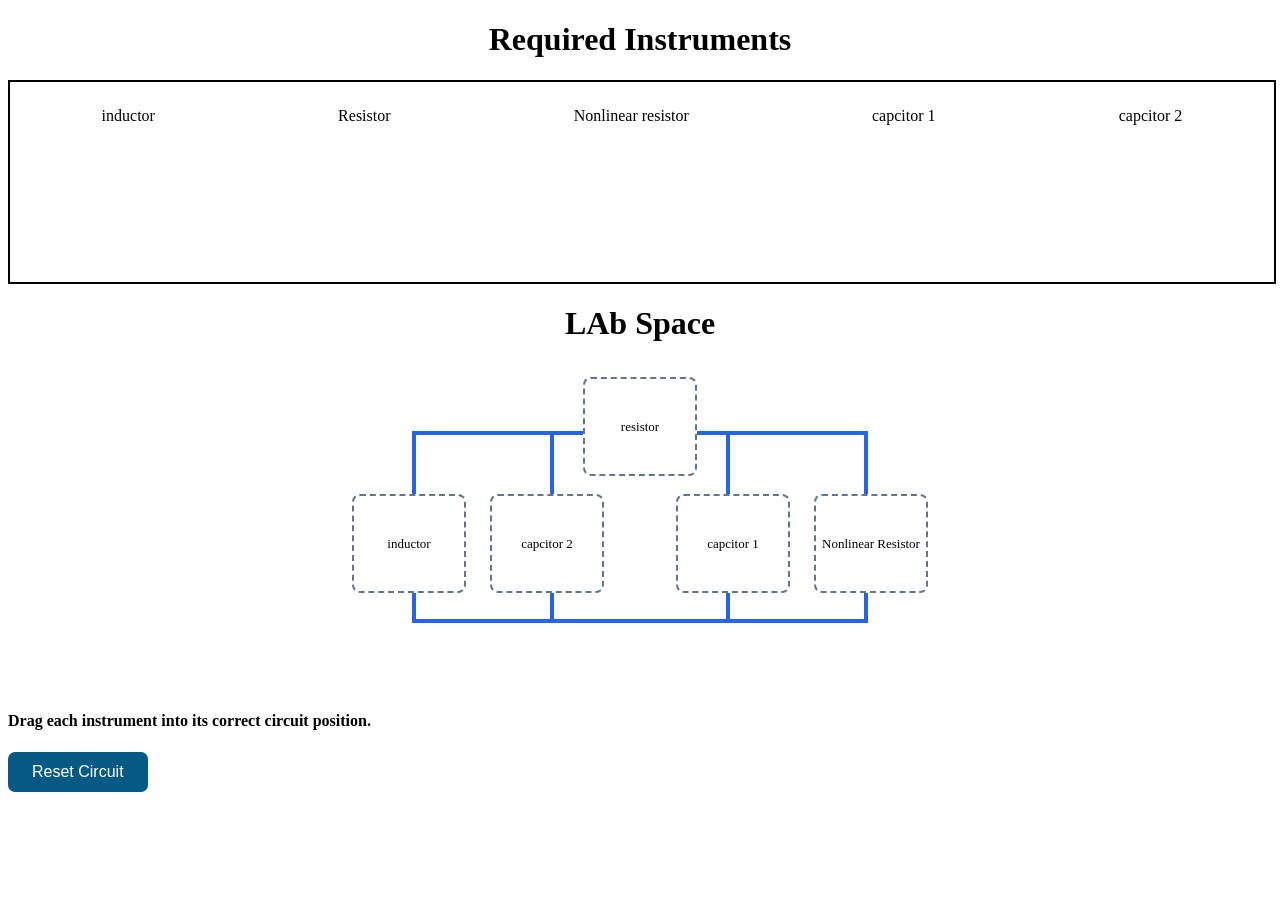
<file: experiment/simulation/index.htm>
<!DOCTYPE html>
<html lang="en">

<head>
    <meta charset="UTF-8">
    <meta name="viewport" content="width=device-width, initial-scale=1.0">
    <title>Document</title>
    <style>
    #req{
    border:2px solid black;
    height: 200px ;
    width: 100%;
    display:flex;
    flex-wrap: nowrap;
}
.labtag , .tag {
    
    text-align: center;
}
.instrument{
  display: flex;
  justify-content: center;
  flex-wrap: wrap;
  gap: 20px;
  margin: 25px auto;

}
.resistor{
    height: 100px ;
    width: 100px;
    background-image: url(electronic-resistor-precision-component-in-electrical-circuits-png.webp);
    background-size: cover;
    
}
.circuit {
  width: min(600px, 95%);
  height: 300px;
  margin: 35px auto;
  position: relative;
}
.wire {
  position: absolute;
  background: #2563eb;
  z-index: 0;
}
.wire-top, .wire-bottom {
  height: 4px;
  left: 12%;
  right: 12%;
}
.wire-top { top: 18%; }
.wire-bottom { bottom: 18%; }
.wire-left, .wire-right ,.wire-c1, .wire-c2 {
  width: 4px;
  top: 18%;
  bottom: 18%;
}
.wire-left { left: 12%; }
.wire-right { right: 12%; }
.wire-c1 { left: 35%; }
.wire-c2 { right: 35%; }
.slot {
  position: absolute;
  z-index: 1;
  width: 100px;
  min-height: 75px;
  padding: 10px 5px;
  background: white;
  border: 2px dashed #64748b;
  border-radius: 8px;
  display: flex;
  align-items: center;
  justify-content: center;
  flex-direction: column;
  gap: 5px;
  font-size: 13px;
}
.inductor-slot { left: 2%; top: 39%; }
.resistor-slot { left: 50%; top: 0; transform: translateX(-50%); }
.bulb-slot { right: 2%; top: 39%; }
.c2-slot{
    right: 25%; top: 39%;
}
.c1-slot { left: 25%; top: 39%; }
.slot.over { background: #dbeafe; border-color: #2563eb; }
.slot.filled { border: 2px solid #16a34a; background: #f0fdf4; }
.placed-symbol { font-size: 28px; }
#message { min-height: 24px; font-weight: bold; }
button {
  padding: 11px 24px;
  background: #075985;
  color: white;
  border: none;
  border-radius: 7px;
  cursor: pointer;
  font-size: 16px;
}
button:hover { background: #0369a1; }

@media (max-width: 450px) {
  .slot { width: 95px; font-size: 11px; }
  .circuit { height: 260px; }
}


</style>
</head>
<body>
    <h1 class="tag ">Required Instruments</h1>
    <div id="req">
        
       
        <span class="instrument" draggable="true"data-type="inductor">inductor </span>
        <span class="instrument" draggable="true"data-type="resistor">Resistor </span>
        <span class="instrument" draggable="true"data-type="Nonlinear">Nonlinear resistor </span>
        <span class="instrument" draggable="true"data-type="c1">capcitor 1 </span>
        <span class="instrument" draggable="true"data-type="c2">capcitor 2 </span>
      
    </div>
   <h1 class="labtag ">LAb Space </h1>
   <div class="circuit">
    <div class="wire wire-top"></div>
    <div class="wire wire-left"></div>
    <div class="wire wire-c2"></div>
    <div class="wire wire-c1"></div>
    <div class="wire wire-right"></div>
    <div class="wire wire-bottom"></div>
    
    <div class="slot inductor-slot" data-type="inductor">
      <span class="placeholder">inductor</span>
    </div>
    <div class="slot resistor-slot" data-type="resistor">
      <span class="placeholder">resistor</span>
    </div>
    <div class="slot bulb-slot" data-type="Nonlinea">
      <span class="placeholder">Nonlinear Resistor</span>
    </div>
    <div class="slot c2-slot" data-type="c1">
      <span class="placeholder">capcitor 1</span>
    </div><div class="slot c1-slot" data-type="c2">
      <span class="placeholder">capcitor 2</span>
    </div>
   
  </div>
 <p id="message">Drag each instrument into its correct circuit position.</p>
  <button id="resetBtn">Reset Circuit</button>
  <script>
    const instruments = document.querySelectorAll(".instrument");
const slots = document.querySelectorAll(".slot");
const message = document.getElementById("message");
const resetBtn = document.getElementById("resetBtn");


const symbols = {
  battery: "🔋",
  resistor: "〰",
  bulb: "💡"
};
instrument.forEach((instrument) => {
  instrument.addEventListener("dragstart", (event) => {
    if (instrument.classList.contains("used")) {
      event.preventDefault();
      return;
    }
    event.dataTransfer.setData("text/plain", instrument.dataset.type);
  });
});
slots.forEach((slot) => {
  slot.addEventListener("dragover", (event) => {
    event.preventDefault();
    if (!slot.classList.contains("filled")) slot.classList.add("over");
  });
  slot.addEventListener("dragleave", () => {
    slot.classList.remove("over");
  });
   slot.addEventListener("drop", (event) => {
    event.preventDefault();
    slot.classList.remove("over");
  </script>
</body>
</html>
</file>
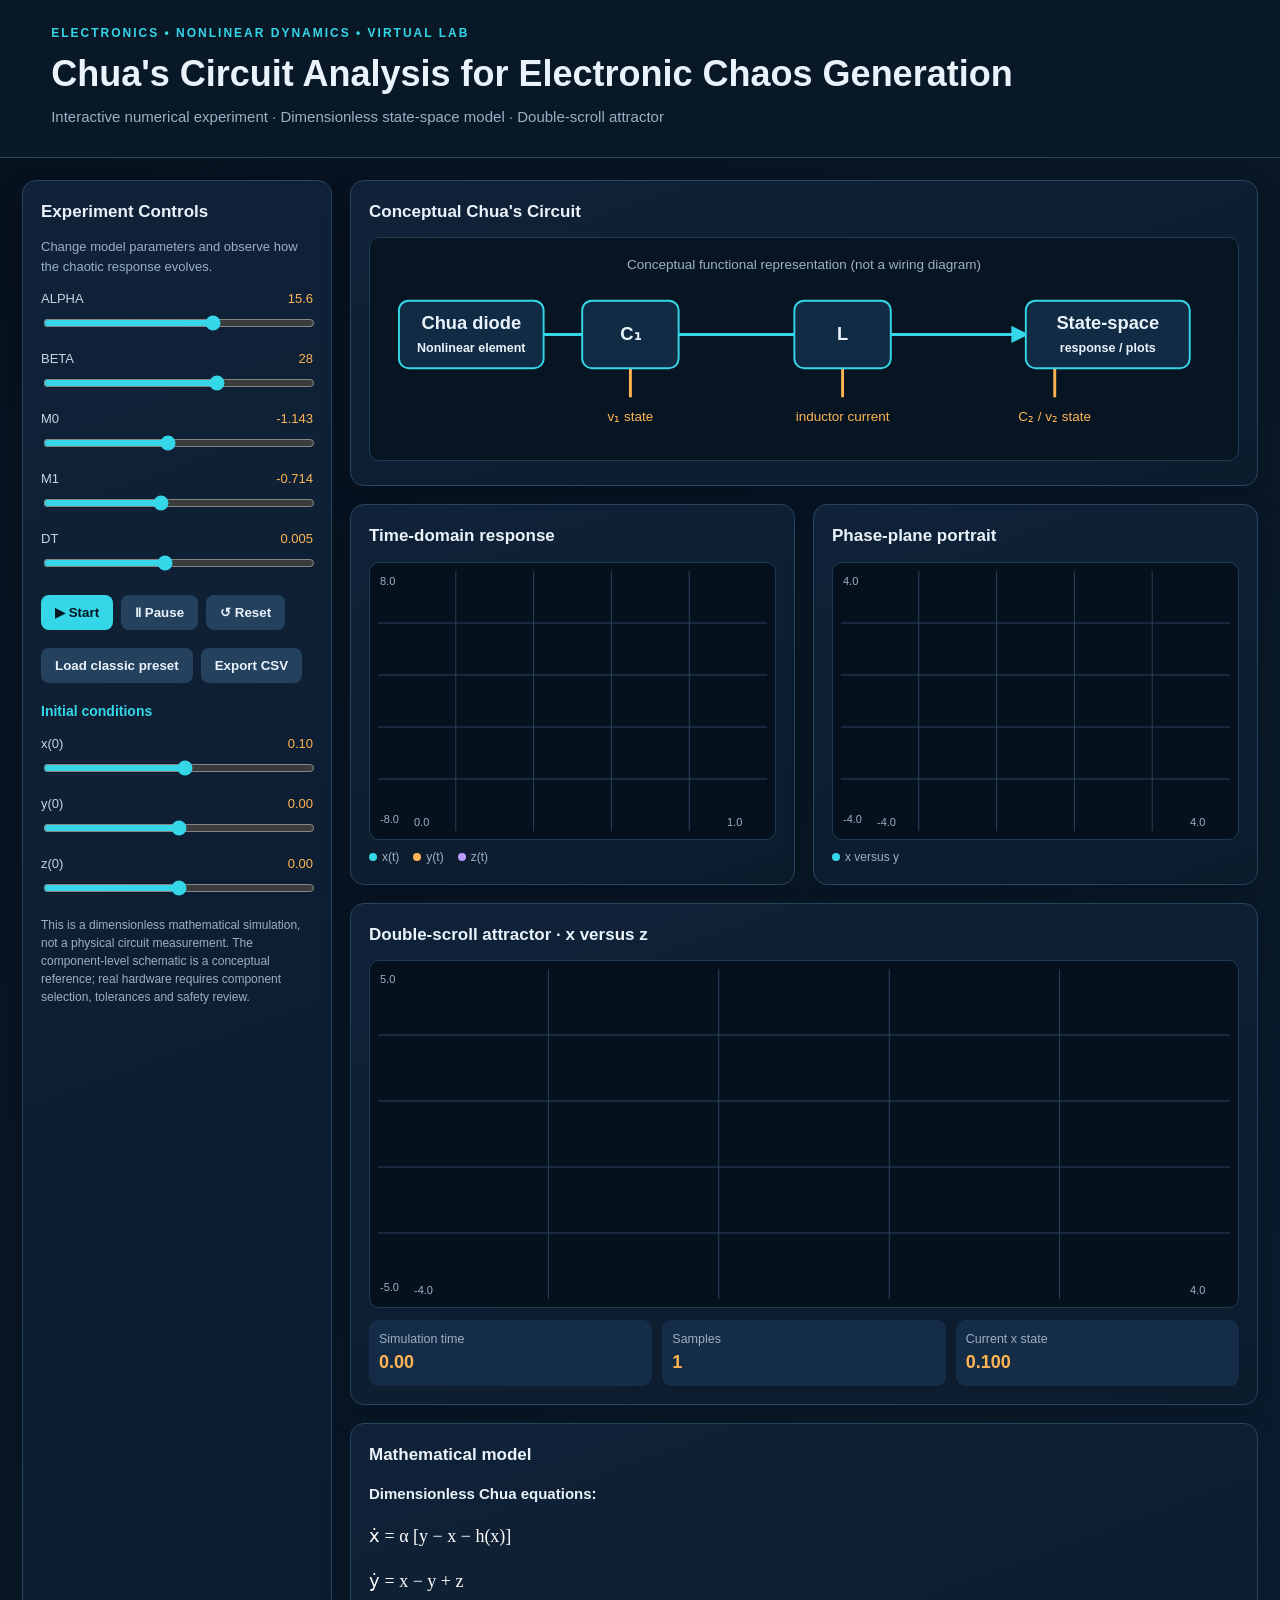
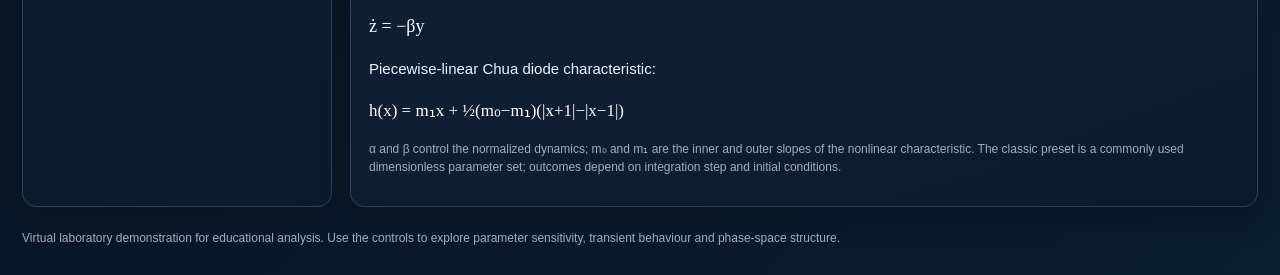
<file: experiment/simulation/index.html>
<!DOCTYPE html>
<html lang="en">
<head>
<meta charset="UTF-8"><meta name="viewport" content="width=device-width,initial-scale=1">
<title>Chua's Circuit | Virtual Laboratory</title>
<head>
    <link rel="stylesheet" href="css/main.css">
</head>
<body>
<header><div class="kicker">ELECTRONICS • NONLINEAR DYNAMICS • VIRTUAL LAB</div><h1>Chua's Circuit Analysis for Electronic Chaos Generation</h1><p>Interactive numerical experiment · Dimensionless state-space model · Double-scroll attractor</p></header>
<main>
<aside class="panel">
<h2>Experiment Controls</h2>
<p style="color:var(--muted);font-size:13px">Change model parameters and observe how the chaotic response evolves.</p>
<div id="controls"></div>
<div class="buttons"><button id="start">▶ Start</button><button class="secondary" id="pause">Ⅱ Pause</button><button class="secondary" id="reset">↺ Reset</button></div>
<div class="buttons"><button class="secondary" id="preset">Load classic preset</button><button class="secondary" id="download">Export CSV</button></div>
<h3>Initial conditions</h3>
<label>x(0) <span class="value" id="x0v">0.10</span></label><input id="x0" type="range" min="-2" max="2" step=".01" value=".1">
<label>y(0) <span class="value" id="y0v">0.00</span></label><input id="y0" type="range" min="-2" max="2" step=".01" value="0">
<label>z(0) <span class="value" id="z0v">0.00</span></label><input id="z0" type="range" min="-3" max="3" step=".01" value="0">
<p class="note">This is a dimensionless mathematical simulation, not a physical circuit measurement. The component-level schematic is a conceptual reference; real hardware requires component selection, tolerances and safety review.</p>
</aside>
<section class="workspace">
<div class="panel"><h2>Conceptual Chua's Circuit</h2>
<svg class="diagram" viewBox="0 0 900 230" role="img" aria-label="Conceptual Chua circuit block diagram">
<defs><marker id="arr" markerWidth="8" markerHeight="8" refX="5" refY="3" orient="auto"><path d="M0 0 L6 3 L0 6" fill="#35d6e8"/></marker></defs>
<g fill="none" stroke="#35d6e8" stroke-width="3"><path d="M80 100 H220 M320 100 H440 M540 100 H680" marker-end="url(#arr)"/><path d="M270 100 V165 M490 100 V165" stroke="#ffb454"/><path d="M710 100 V165" stroke="#ffb454"/></g>
<g fill="#102b43" stroke="#35d6e8" stroke-width="2"><rect x="30" y="65" width="150" height="70" rx="10"/><rect x="220" y="65" width="100" height="70" rx="10"/><rect x="440" y="65" width="100" height="70" rx="10"/><rect x="680" y="65" width="170" height="70" rx="10"/></g>
<g fill="#eaf3fb" font-size="19" text-anchor="middle" font-weight="600"><text x="105" y="94">Chua diode</text><text x="105" y="118" font-size="13">Nonlinear element</text><text x="270" y="106">C₁</text><text x="490" y="106">L</text><text x="765" y="94">State-space</text><text x="765" y="118" font-size="13">response / plots</text></g>
<g fill="#ffb454" font-size="14" text-anchor="middle"><text x="270" y="190">v₁ state</text><text x="490" y="190">inductor current</text><text x="710" y="190">C₂ / v₂ state</text></g>
<text x="450" y="32" text-anchor="middle" fill="#9bb0c4" font-size="14">Conceptual functional representation (not a wiring diagram)</text></svg>
</div>
<div class="topgrid">
<div class="panel"><h2>Time-domain response</h2><div class="canvas-wrap"><canvas id="time"></canvas></div><div class="legend"><span><i class="dot" style="background:#35d6e8"></i>x(t)</span><span><i class="dot" style="background:#ffb454"></i>y(t)</span><span><i class="dot" style="background:#b99cff"></i>z(t)</span></div></div>
<div class="panel"><h2>Phase-plane portrait</h2><div class="canvas-wrap"><canvas id="phase"></canvas></div><div class="legend"><span><i class="dot" style="background:#35d6e8"></i>x versus y</span></div></div>
</div>
<div class="panel wide"><h2>Double-scroll attractor · x versus z</h2><div class="canvas-wrap"><canvas id="attractor"></canvas></div><div class="stats"><div class="stat"><small>Simulation time</small><strong id="clock">0.00</strong></div><div class="stat"><small>Samples</small><strong id="samples">0</strong></div><div class="stat"><small>Current x state</small><strong id="cx">0.100</strong></div></div></div>
<div class="panel"><h2>Mathematical model</h2>
<p><b>Dimensionless Chua equations:</b></p>
<p style="font-family:Georgia,serif;font-size:18px;color:#fff">ẋ = α [y − x − h(x)]</p>
<p style="font-family:Georgia,serif;font-size:18px;color:#fff">ẏ = x − y + z</p>
<p style="font-family:Georgia,serif;font-size:18px;color:#fff">ż = −βy</p>
<p>Piecewise-linear Chua diode characteristic:</p>
<p style="font-family:Georgia,serif;font-size:17px;color:#fff">h(x) = m₁x + ½(m₀−m₁)(|x+1|−|x−1|)</p>
<p class="note">α and β control the normalized dynamics; m₀ and m₁ are the inner and outer slopes of the nonlinear characteristic. The classic preset is a commonly used dimensionless parameter set; outcomes depend on integration step and initial conditions.</p>
</div>
</section></main><footer>Virtual laboratory demonstration for educational analysis. Use the controls to explore parameter sensitivity, transient behaviour and phase-space structure.</footer>
<script src="js/main.js"></script>
</body></html>
</file>
<file: experiment/simulation/css/main.css>
:root{--bg:#081321;--panel:#102238;--panel2:#142c45;--line:#28445f;--cyan:#35d6e8;--orange:#ffb454;--text:#eaf3fb;--muted:#9bb0c4}
*{box-sizing:border-box}body{margin:0;background:linear-gradient(135deg,#07111e,#0b1d30);color:var(--text);font:15px/1.5 Inter,Segoe UI,Arial,sans-serif}
header{padding:24px clamp(16px,4vw,52px);border-bottom:1px solid var(--line);background:#091827}
.kicker{color:var(--cyan);font-size:12px;letter-spacing:2px;font-weight:700}h1{margin:5px 0;font-size:clamp(24px,4vw,36px)}header p{margin:4px 0;color:var(--muted)}
main{max-width:1400px;margin:auto;padding:22px;display:grid;grid-template-columns:310px 1fr;gap:18px}
.panel{background:linear-gradient(160deg,var(--panel),#0c1b2c);border:1px solid var(--line);border-radius:14px;padding:18px;box-shadow:0 12px 30px #0003}
h2{font-size:17px;margin:0 0 13px}h3{font-size:14px;margin:18px 0 8px;color:var(--cyan)}
label{display:flex;justify-content:space-between;color:#c5d5e4;font-size:13px;margin:12px 0 4px}
input[type=range]{width:100%;accent-color:var(--cyan)}.value{color:var(--orange);font-variant-numeric:tabular-nums}
.buttons{display:flex;gap:8px;margin-top:18px;flex-wrap:wrap}button{border:0;border-radius:8px;padding:10px 14px;font-weight:700;cursor:pointer;background:var(--cyan);color:#061522}button.secondary{background:#24415d;color:var(--text)}button:disabled{opacity:.45;cursor:not-allowed}
.note{font-size:12px;color:var(--muted);margin-top:14px}.workspace{display:grid;gap:18px}.topgrid{display:grid;grid-template-columns:1fr 1fr;gap:18px}.canvas-wrap{background:#06111e;border:1px solid #203b54;border-radius:10px;padding:8px}canvas{width:100%;display:block;height:260px}.wide canvas{height:330px}.stats{display:grid;grid-template-columns:repeat(3,1fr);gap:10px;margin-top:12px}.stat{background:var(--panel2);padding:10px;border-radius:9px}.stat small{display:block;color:var(--muted)}.stat strong{font-size:18px;color:var(--orange)}
.diagram{width:100%;height:auto;background:#071522;border-radius:10px;border:1px solid #203b54}.legend{display:flex;gap:14px;flex-wrap:wrap;color:var(--muted);font-size:12px;margin-top:8px}.dot{display:inline-block;width:8px;height:8px;border-radius:50%;margin-right:5px}
footer{max-width:1400px;margin:0 auto;padding:0 22px 28px;color:var(--muted);font-size:12px}
@media(max-width:900px){main{grid-template-columns:1fr}.topgrid{grid-template-columns:1fr}}
</file>
